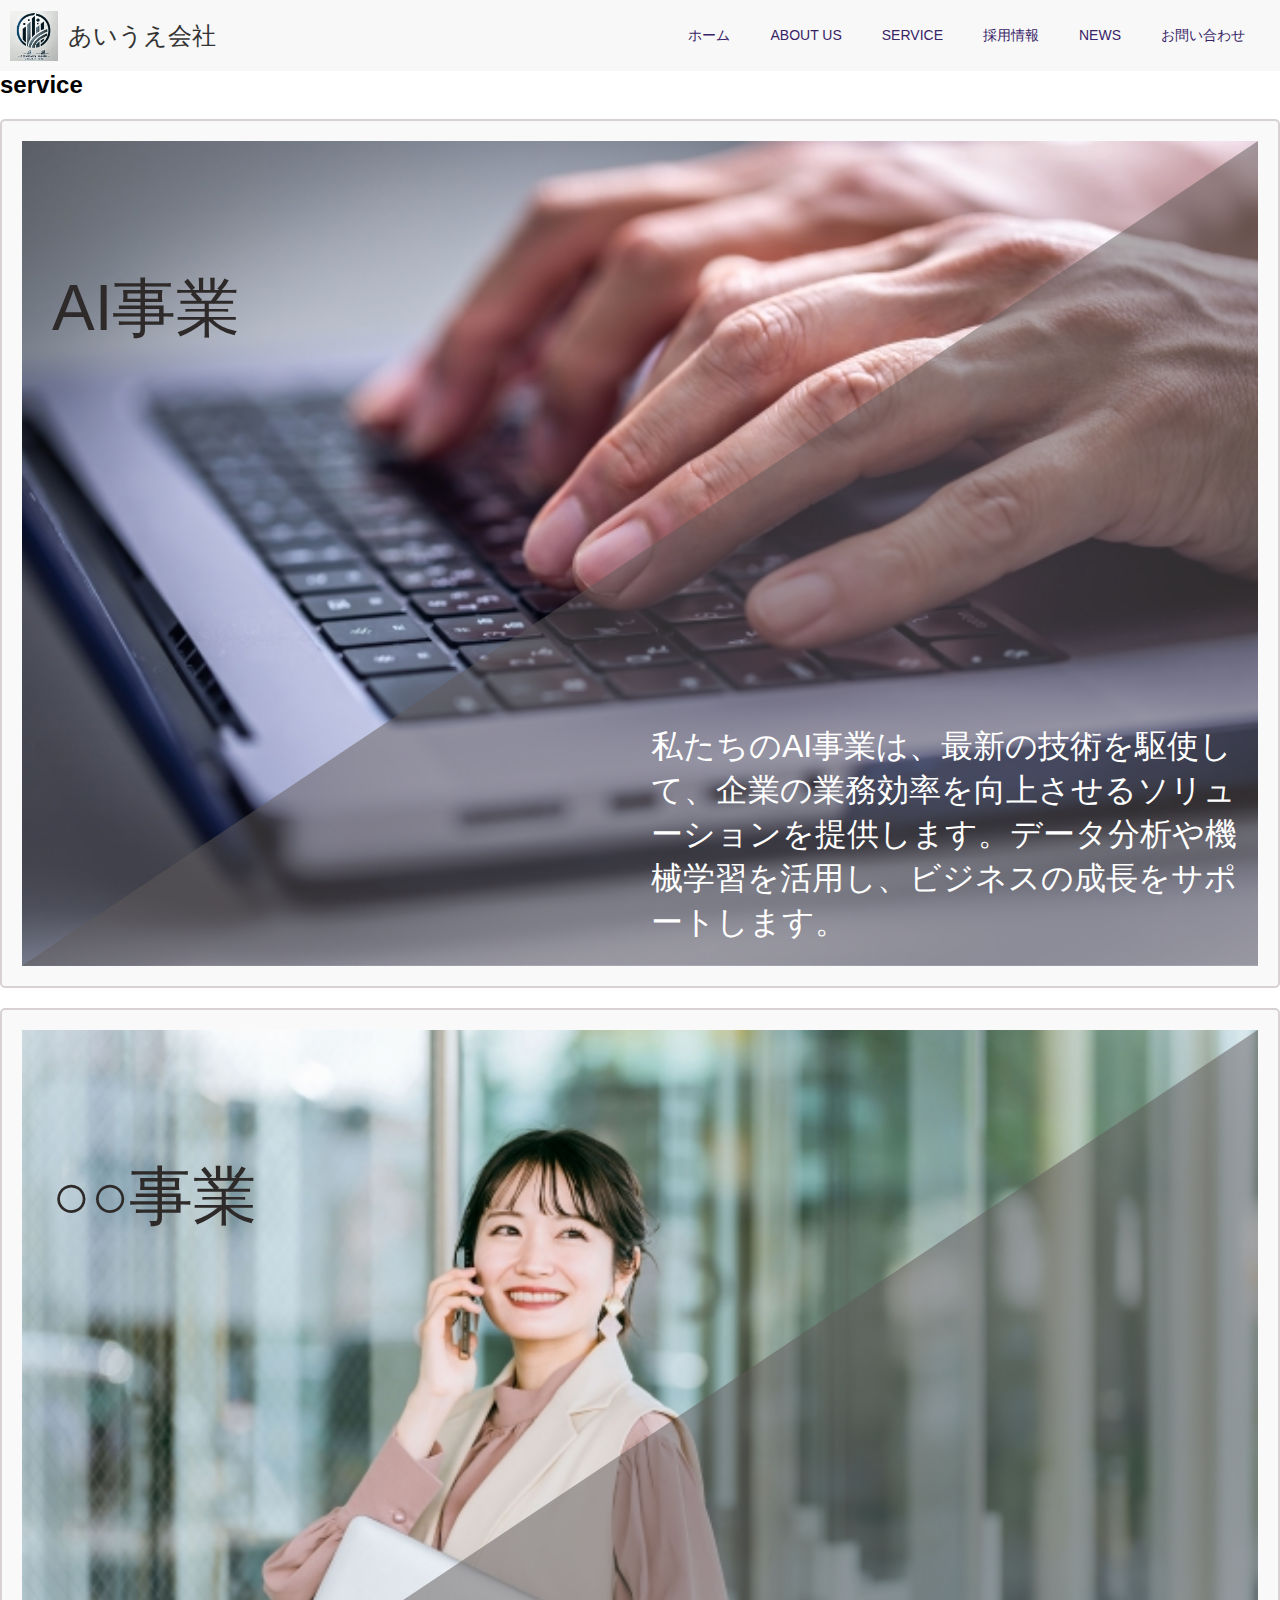
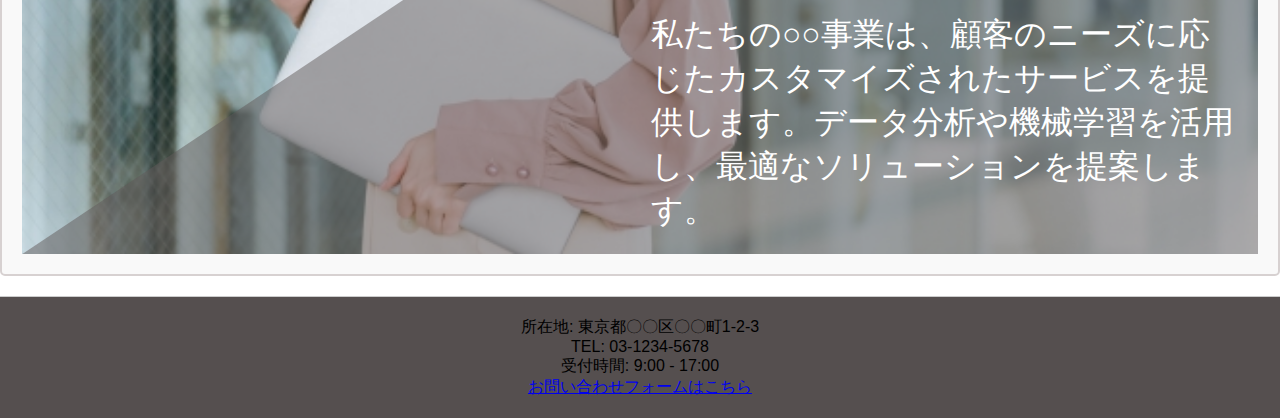
<file: service.html>
<!DOCTYPE html>
<html lang="ja">
<head>
    <meta charset="UTF-8">
    <meta name="viewport" content="width=device-width, initial-scale=1.0">
    <title>SERVICE</title>
    <link rel="stylesheet" href="styles.css">
    <link rel="stylesheet" href="design/service.css">
</head>
<body>
    <div id="header"></div>
    <script>
        fetch('header.html')
            .then(response => response.text())
            .then(data => {
                document.getElementById('header').innerHTML = data;
            });
    </script>

    <main>
        <h2>service</h2>

        <section class="service-section">
            <div class="image-container">
                <img src="images/ai-business.jpg" alt="AI事業" class="service-image full-width-image">
                <div class="top-left-overlay"></div>
                <div class="top-left-text">AI事業</div>
                <div class="text-overlay"></div>
                <div class="bottom-right-overlay">
                    <div class="text-box">
                        <div class="bottom-right-text">
                            私たちのAI事業は、最新の技術を駆使して、企業の業務効率を向上させるソリューションを提供します。データ分析や機械学習を活用し、ビジネスの成長をサポートします。
                        </div>
                    </div>
                </div>
            </div>
        </section>

        <section class="service-section">
            <div class="image-container">
                <img src="images/other-business.jpg" alt="○○事業" class="service-image full-width-image">
                <div class="top-left-overlay"></div>
                <div class="top-left-text">○○事業</div>
                <div class="text-overlay"></div>
                <div class="bottom-right-overlay">
                    <div class="text-box">
                        <div class="bottom-right-text">
                            私たちの○○事業は、顧客のニーズに応じたカスタマイズされたサービスを提供します。データ分析や機械学習を活用し、最適なソリューションを提案します。
                        </div>
                    </div>
                </div>
            </div>
        </section>
    </main>

    <footer>
        <p>所在地: 東京都〇〇区〇〇町1-2-3</p>
        <p>TEL: 03-1234-5678</p>
        <p>受付時間: 9:00 - 17:00</p>
        <a href="contact.html">お問い合わせフォームはこちら</a>
    </footer>
</body>
</html>
</file>
<file: styles.css>
/* styles.css */
* {
    box-sizing: border-box; /* ボックスモデルをボーダーを含むように設定 */
    margin: 0;
    padding: 0;
}

body {
    font-family: Arial, sans-serif;
    margin: 0;
    padding: 0;
}

header {
    background-color: #f8f8f8;
    padding: 10px;
    display: flex;
    justify-content: space-between;
    align-items: center;
}

.logo {
    display: flex; /* フレックスボックスを使用 */
    align-items: center; /* 垂直方向に中央揃え */
}

.logo img {
    height: 50px; /* ロゴの高さを調整 */
}

.company-name {
    margin-left: 10px; /* ロゴと会社名の間にマージンを追加 */
    font-size: 24px; /* フォントサイズを設定（必要に応じて調整） */
    color: #333; /* 会社名の色を設定（必要に応じて調整） */
}

nav {
    padding: 5px; /* 内側の余白を小さくする */
}

nav ul {
    list-style-type: none; /* リストのスタイルを消す */
    padding: 0; /* パディングをリセット */
    margin: 0; /* マージンをリセット */
    display: flex; /* フレックスボックスを使用 */
    flex-direction: row; /* 横に並べる */
    justify-content: space-around; /* 均等に配置 */
}

nav li {
    margin: 0; /* 各リストアイテムのマージンをリセット */
}

nav a {
    display: block; /* ブロック要素にする */
    padding: 10px 20px; /* 内側の余白を設定 */
    font-size: 14px; /* フォントサイズを統一 */
    line-height: 1.5; /* 行の高さを設定して縦幅を揃える */
    color: rgb(55, 35, 102); /* テキストの色を設定 */
    text-decoration: none; /* 下線を消す */
    transition: background-color 0.3s; /* ホバー時のトランジションを設定 */
}

nav a:hover {
    background-color: rgba(68, 65, 65, 0.616); /* ホバー時の背景色を設定 */
}



footer {
    background-color: #554f4f; /* 背景色を変更 */
    text-align: center; /* テキストを中央揃え */
    padding: 20px; /* 内側の余白を追加 */
    margin-top: 20px; /* 上部のマージンを追加 */
    border-top: 1px solid #ccc; /* 上部に境界線を追加（必要に応じて） */
}
section {
    border: 2px solid #d7d1d1; /* 枠の太さと色を設定 */
    border-radius: 5px; /* 角を丸くする（必要に応じて） */
    padding: 20px; /* 内側の余白を追加 */
    margin: 20px 0; /* 上下のマージンを追加 */
    background-color: #f9f9f9; /* 背景色を設定（必要に応じて） */
}



/* 特定の要素に異なるフォントを適用する場合 */
h1, h2, h3, h4, h5, h6 {
    font-family: 'Noto Sans JP', sans-serif; /* 見出しに同じフォントを設定 */
}
</file>
<file: design/service.css>
@keyframes fadeIn {
    from {
        opacity: 0; /* 初期状態は透明 */
    }
    to {
        opacity: 1; /* 最終状態は不透明 */
    }
}

/* service.html専用のスタイル */
.service-section .service-image {
    width: 100%; /* 幅を100%に設定 */
    height: auto; /* 高さを自動調整 */
}

.service-section .image-container {
    position: relative; /* 画像コンテナを相対位置に設定 */
}


.service-section {
    display: flex; /* フレックスボックスを使用 */
    flex-direction: column; /* 縦に並べる */
    align-items: center; /* 水平方向に中央揃え */
    text-align: center; /* テキストを中央揃え */
}

.image-container {
    display: flex; /* フレックスボックスを使用 */
    justify-content: center; /* 水平方向に中央揃え */
    align-items: center; /* 垂直方向に中央揃え */
    width: 100%; /* 幅を100%に設定 */
}


/* 左上のオーバーレイに表示するテキスト */
.service-section .top-left-text {
    position: absolute; /* 絶対位置を設定 */
    top: 15%; /* 上からの位置を調整（少し上げる） */
    left: 30px; /* 左からの位置を調整（少し右にずらす） */
    color: rgb(46, 42, 42); /* テキストの色を白に設定 */
    font-size: 5vw; /* ビューポート幅に基づいてフォントサイズを設定 */
    z-index: 2; /* テキストをオーバーレイの上に表示 */
}



/* 右下のグレースケールの直角三角形 */
.service-section .bottom-right-overlay {
    position: absolute; /* 絶対位置を設定 */
    bottom: 0; /* 下端に配置 */
    right: 0; /* 右端に配置 */
    width: 100%; /* 幅を100%に設定 */
    height: 100%; /* 高さを100%に設定 */
    background-color: rgba(95, 89, 89, 0.5); /* グレースケールの背景色を設定 */
    clip-path: polygon(100% 100%, 100% 0, 0 100%); /* 右下の直角三角形を作成 */
    z-index: 1; /* 前面に表示 */
    display: flex; /* フレックスボックスを使用 */
    justify-content: flex-end; /* 右揃 */
    align-items: flex-end; /* 下揃え */
    padding: 10px; /* 内側の余白を追加 */
    animation: fadeIn 1s ease-in; /* フェードインアニメーションを適用 */
}

/* ボックスのスタイル */
.service-section .text-box {
    display: flex; /* フレックスボックスを使用 */
    flex-direction: column; /* 縦に並べる */
    justify-content: space-between; /* 均等に配置 */
    background-color: rgba(255, 255, 255, 0); /* 無色透明 */
    padding: 10px; /* 内側の余白を追加 */
    border: 1px solid transparent; /* ボーダーを透明に設定（必要に応じて調整） */
    max-width: 50%; /* ボックスの最大幅を設定（必要に応じて調整） */
}

/* 右下のテキスト */
.service-section .bottom-right-text {
    color: white; /* テキストの色を白に設定 */
    font-size: 2.5vw; /* ビューポート幅に基づいてフォントサイズを小さく設定 */
    z-index: 2; /* テキストをオーバーレイの上に表示 */
    margin: 0; /* マージンをリセット */
    text-align: left; /* テキストを左揃え */
    animation: fadeIn 1s ease-in; /* フェードインアニメーションを適用 */
}

.hidden {
    opacity: 0; /* 初期状態は透明 */
    transition: opacity 1s ease-in; /* フェードインのトランジション */
    visibility: hidden; /* 要素を非表示にする */
}
</file>
